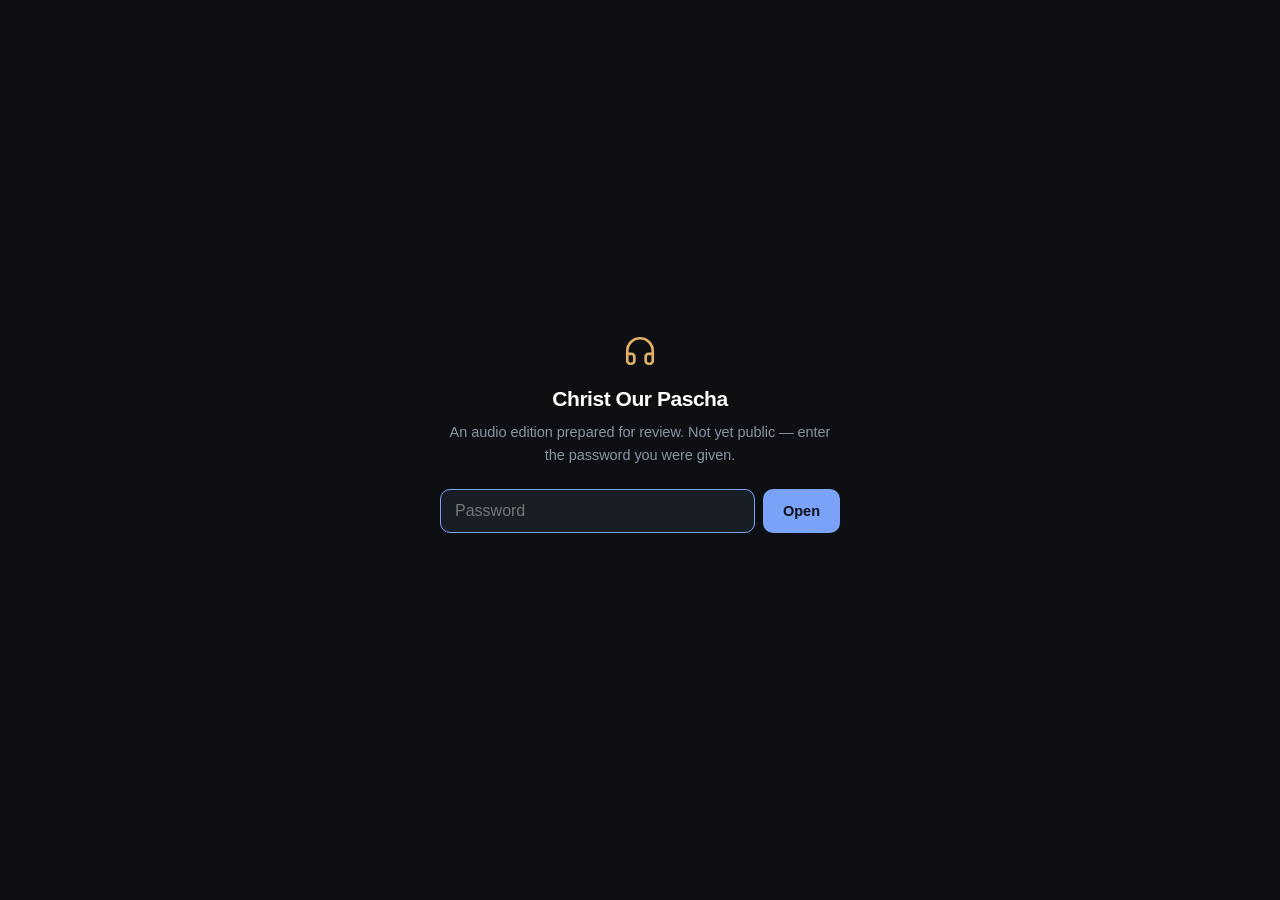
<file: docs/index.html>
<!doctype html><html><head><meta charset="utf-8">
<meta name="viewport" content="width=device-width,initial-scale=1,viewport-fit=cover">
<meta name="theme-color" content="#13161c"><meta name="robots" content="noindex,nofollow">
<title>Christ Our Pascha — Listen</title>
<link rel="manifest" href="manifest.webmanifest">
<link rel="apple-touch-icon" href="icons/apple-touch-icon.png">
<meta name="apple-mobile-web-app-capable" content="yes">
<meta name="apple-mobile-web-app-status-bar-style" content="black-translucent">
<meta name="apple-mobile-web-app-title" content="Christ Our Pascha">
<link rel="stylesheet" href="style.css"></head><body class="reader">
<nav class="nav">
<span class="brand"><svg class="ic" xmlns="http://www.w3.org/2000/svg" viewBox="0 0 24 24" fill="none" stroke="currentColor" stroke-width="2" stroke-linecap="round" stroke-linejoin="round" > <path d="M2 10v3" /> <path d="M6 6v11" /> <path d="M10 3v18" /> <path d="M14 8v7" /> <path d="M18 5v13" /> <path d="M22 10v3" /> </svg> Christ Our Pascha</span>
<a href="index.html" class="on"><svg class="ic" xmlns="http://www.w3.org/2000/svg" viewBox="0 0 24 24" fill="none" stroke="currentColor" stroke-width="2" stroke-linecap="round" stroke-linejoin="round" > <path d="M3 14h3a2 2 0 0 1 2 2v3a2 2 0 0 1-2 2H5a2 2 0 0 1-2-2v-7a9 9 0 0 1 18 0v7a2 2 0 0 1-2 2h-1a2 2 0 0 1-2-2v-3a2 2 0 0 1 2-2h3" /> </svg><span>Listen</span></a>
<a href="subscribe.html"><svg class="ic" xmlns="http://www.w3.org/2000/svg" viewBox="0 0 24 24" fill="none" stroke="currentColor" stroke-width="2" stroke-linecap="round" stroke-linejoin="round" > <path d="M4 11a9 9 0 0 1 9 9" /> <path d="M4 4a16 16 0 0 1 16 16" /> <circle cx="5" cy="19" r="1" /> </svg><span>Subscribe</span></a>
<a href="about.html"><svg class="ic" xmlns="http://www.w3.org/2000/svg" viewBox="0 0 24 24" fill="none" stroke="currentColor" stroke-width="2" stroke-linecap="round" stroke-linejoin="round" > <circle cx="12" cy="12" r="10" /> <path d="M12 16v-4" /> <path d="M12 8h.01" /> </svg><span>About</span></a>
</nav>
<div id="scrim"></div>
<div id="side">
 <div id="sideHead">
   <div class="tabs">
     <button class="tab on" data-t="chaps">Contents</button>
     <button class="tab" data-t="hist">History</button>
   </div>
   <button id="closeCh"><svg class="ic" xmlns="http://www.w3.org/2000/svg" viewBox="0 0 24 24" fill="none" stroke="currentColor" stroke-width="2" stroke-linecap="round" stroke-linejoin="round" > <path d="M18 6 6 18" /> <path d="m6 6 12 12" /> </svg></button></div>
 <div id="chaps"></div>
 <div id="hist" hidden>
   <div id="histEmpty">Nothing yet. Places you listen to will appear here so
     you can come back to them.</div>
   <div id="histList"></div>
   <button id="histClear" hidden>Clear history</button>
 </div></div>
<div id="main">
 <div id="bar">
   <button class="iconbtn" id="burger" aria-label="Contents"><svg class="ic" xmlns="http://www.w3.org/2000/svg" viewBox="0 0 24 24" fill="none" stroke="currentColor" stroke-width="2" stroke-linecap="round" stroke-linejoin="round" > <path d="M4 5h16" /> <path d="M4 12h16" /> <path d="M4 19h16" /> </svg></button>
   <div class="searchwrap"><svg class="ic" xmlns="http://www.w3.org/2000/svg" viewBox="0 0 24 24" fill="none" stroke="currentColor" stroke-width="2" stroke-linecap="round" stroke-linejoin="round" > <path d="m21 21-4.34-4.34" /> <circle cx="11" cy="11" r="8" /> </svg>
     <input type="search" id="q" placeholder="Search the text…"></div>
   <button class="iconbtn" id="link" title="Copy a link to this moment">
     <svg class="ic" xmlns="http://www.w3.org/2000/svg" viewBox="0 0 24 24" fill="none" stroke="currentColor" stroke-width="2" stroke-linecap="round" stroke-linejoin="round" > <path d="M9 17H7A5 5 0 0 1 7 7h2" /> <path d="M15 7h2a5 5 0 1 1 0 10h-2" /> <line x1="8" x2="16" y1="12" y2="12" /> </svg><span>Copy link</span></button>
 </div>
 <div id="warn" style="display:none"></div>
 <div id="txt"><div class="inner"></div></div>
</div>
<div id="player">
  <div id="np"><img id="art" src="cover.jpg" alt="">
    <div id="npText"><div id="npTitle">&nbsp;</div>
      <div id="npSub">Christ Our Pascha</div></div></div>
  <div id="mid">
    <div id="ctrls">
      <button class="tb" id="prev" title="Previous section"><svg class="ic" xmlns="http://www.w3.org/2000/svg" viewBox="0 0 24 24" fill="none" stroke="currentColor" stroke-width="2" stroke-linecap="round" stroke-linejoin="round" > <path d="M17.971 4.285A2 2 0 0 1 21 6v12a2 2 0 0 1-3.029 1.715l-9.997-5.998a2 2 0 0 1-.003-3.432z" /> <path d="M3 20V4" /> </svg></button>
      <button class="tb skip" id="b15" title="Back 15 seconds"><svg class="ic" xmlns="http://www.w3.org/2000/svg" viewBox="0 0 24 24" fill="none" stroke="currentColor" stroke-width="2" stroke-linecap="round" stroke-linejoin="round" > <path d="M3 12a9 9 0 1 0 9-9 9.75 9.75 0 0 0-6.74 2.74L3 8" /> <path d="M3 3v5h5" /> </svg><span class="lbl">15</span></button>
      <button class="tb" id="play" title="Play"><svg class="ic" xmlns="http://www.w3.org/2000/svg" viewBox="0 0 24 24" fill="none" stroke="currentColor" stroke-width="2" stroke-linecap="round" stroke-linejoin="round" > <path d="M5 5a2 2 0 0 1 3.008-1.728l11.997 6.998a2 2 0 0 1 .003 3.458l-12 7A2 2 0 0 1 5 19z" /> </svg></button>
      <button class="tb skip" id="f15" title="Forward 15 seconds"><svg class="ic" xmlns="http://www.w3.org/2000/svg" viewBox="0 0 24 24" fill="none" stroke="currentColor" stroke-width="2" stroke-linecap="round" stroke-linejoin="round" > <path d="M21 12a9 9 0 1 1-9-9c2.52 0 4.93 1 6.74 2.74L21 8" /> <path d="M21 3v5h-5" /> </svg><span class="lbl">15</span></button>
      <button class="tb" id="next" title="Next section"><svg class="ic" xmlns="http://www.w3.org/2000/svg" viewBox="0 0 24 24" fill="none" stroke="currentColor" stroke-width="2" stroke-linecap="round" stroke-linejoin="round" > <path d="M21 4v16" /> <path d="M6.029 4.285A2 2 0 0 0 3 6v12a2 2 0 0 0 3.029 1.715l9.997-5.998a2 2 0 0 0 .003-3.432z" /> </svg></button>
    </div>
    <div id="seekRow"><span class="tm" id="cur">0:00:00</span>
      <input type="range" id="seek" min="0" max="1000" value="0" aria-label="Seek">
      <span class="tm r" id="tot">0:00:00</span></div>
  </div>
  <div id="right"><button id="spd">1&times;</button></div>
</div>
<div id="toast"></div>
<audio id="a" preload="metadata"></audio>
<div id="gate"><div class="gatebox">
 <svg class="ic" xmlns="http://www.w3.org/2000/svg" viewBox="0 0 24 24" fill="none" stroke="currentColor" stroke-width="2" stroke-linecap="round" stroke-linejoin="round" > <path d="M3 14h3a2 2 0 0 1 2 2v3a2 2 0 0 1-2 2H5a2 2 0 0 1-2-2v-7a9 9 0 0 1 18 0v7a2 2 0 0 1-2 2h-1a2 2 0 0 1-2-2v-3a2 2 0 0 1 2-2h3" /> </svg>
 <h1>Christ Our Pascha</h1>
 <p>An audio edition prepared for review. Not yet public — enter the
 password you were given.</p>
 <div class="gaterow">
  <input type="password" id="pw" placeholder="Password" autocomplete="current-password">
  <button id="go">Open</button>
 </div>
 <div id="gerr"></div>
</div></div>
<script>
const GK='pascha_pw';
async function unlock(pw){
 const buf=await (await fetch('data.enc',{cache:'no-store'})).arrayBuffer();
 const b=new Uint8Array(buf);
 if(String.fromCharCode.apply(null,b.slice(0,5))!=='PSCH1')throw new Error('payload');
 const salt=b.slice(5,21), iv=b.slice(21,33), ct=b.slice(33);
 const km=await crypto.subtle.importKey('raw',new TextEncoder().encode(pw),
   'PBKDF2',false,['deriveKey']);
 const key=await crypto.subtle.deriveKey(
   {name:'PBKDF2',salt:salt,iterations:200000,hash:'SHA-256'},km,
   {name:'AES-GCM',length:256},false,['decrypt']);
 const packed=await crypto.subtle.decrypt({name:'AES-GCM',iv:iv},key,ct);
 const txt=await new Response(new Blob([packed]).stream()
   .pipeThrough(new DecompressionStream('gzip'))).text();
 return JSON.parse(txt);
}
function gateStart(onData){
 const g=document.getElementById('gate'), err=document.getElementById('gerr');
 const tryPw=async(pw,quiet)=>{
  try{ err.textContent=quiet?'':'Checking…';
       const d=await unlock(pw);
       localStorage.setItem(GK,pw); g.remove(); onData(d); return true }
  catch(e){ if(!quiet)err.textContent='That password did not work.';
            localStorage.removeItem(GK); return false }
 };
 const saved=localStorage.getItem(GK);
 if(saved) tryPw(saved,true).then(ok=>{ if(!ok) document.getElementById('pw').focus() });
 else setTimeout(()=>document.getElementById('pw').focus(),80);
 document.getElementById('go').onclick=()=>tryPw(document.getElementById('pw').value,false);
 document.getElementById('pw').addEventListener('keydown',e=>{
   if(e.key==='Enter')tryPw(e.target.value,false)});
}
</script>
<script>
const $=i=>document.getElementById(i), A=$('a'), T=$('txt'), INNER=T.firstElementChild;
let D=null, cur=-1, els=[], trk=-1, seeking=false, TOTAL=0;
const fmt=s=>{s=Math.max(0,s|0);return (s/3600|0)+':'+String(s%3600/60|0).padStart(2,'0')+':'+String(s%60).padStart(2,'0')};
const esc=s=>s.replace(/[&<>]/g,m=>({'&':'&amp;','<':'&lt;','>':'&gt;'}[m]));
function toast(m){const t=$('toast');t.textContent=m;t.classList.add('show');
 clearTimeout(t._h);t._h=setTimeout(()=>t.classList.remove('show'),1700)}
gateStart(d=>{D=d;init()});
function init(){
 TOTAL=D.tr.reduce((a,t)=>a+t.d,0); $('tot').textContent=fmt(TOTAL);
 let lastPara=null;
 D.c.forEach((c,i)=>{const d=document.createElement('div');
  d.className='p '+c[3];
  const showNum=c[2]&&c[2]!==lastPara; if(c[2])lastPara=c[2];
  let tx=esc(c[4]); if(showNum)tx=tx.replace(new RegExp('^'+c[2]+'\.\s*'),'');
  d.innerHTML=(showNum?'<span class="num">'+c[2]+'</span>':'')+tx;
  d.onclick=()=>seekGlobal(c[0],true); INNER.appendChild(d); els.push(d)});
 const CH=$('chaps');
 D.ch.forEach(c=>{const d=document.createElement('div');
  d.className='ch l'+(c.l||0); d.dataset.c=c.i; d.textContent=c.t;
  d.onclick=()=>{seekGlobal(c.s,true);document.body.classList.remove('nav')};
  CH.appendChild(d)});
 hRender();
 if(!applyHash()){
  const o=hLoad();
  if(o.last && o.last.t>20){ seekGlobal(o.last.t,false);
   setTimeout(function(){toast('Resumed at '+fmt(o.last.t)+' — '+o.last.ch)},700) }
  else loadTrack(0,0,false);
 }
}
function trackAt(t){let f=D.tr[0];for(const x of D.tr){if(x.s<=t)f=x;else break}return f}
function chapterAt(t){let f=D.ch[0];for(const c of D.ch){if(c.s<=t)f=c;else break}return f}
function loadTrack(i,off,play){
 if(i!==trk){trk=i;A.src='audio/'+D.tr[i].f}
 const go=()=>{A.currentTime=Math.max(0,off);if(play)A.play()};
 if(A.readyState>=1)go(); else A.addEventListener('loadedmetadata',go,{once:true});
}
function seekGlobal(t,play){const x=trackAt(t);loadTrack(D.tr.indexOf(x),t-x.s,play!==false)}
function globalTime(){return trk<0?0:D.tr[trk].s+(A.currentTime||0)}
A.addEventListener('ended',()=>{if(trk<D.tr.length-1)loadTrack(trk+1,0,true)});
const IPLAY="<svg class=\"ic\" xmlns=\"http://www.w3.org/2000/svg\" viewBox=\"0 0 24 24\" fill=\"none\" stroke=\"currentColor\" stroke-width=\"2\" stroke-linecap=\"round\" stroke-linejoin=\"round\" > <path d=\"M5 5a2 2 0 0 1 3.008-1.728l11.997 6.998a2 2 0 0 1 .003 3.458l-12 7A2 2 0 0 1 5 19z\" /> </svg>", IPAUSE="<svg class=\"ic\" xmlns=\"http://www.w3.org/2000/svg\" viewBox=\"0 0 24 24\" fill=\"none\" stroke=\"currentColor\" stroke-width=\"2\" stroke-linecap=\"round\" stroke-linejoin=\"round\" > <rect x=\"14\" y=\"3\" width=\"5\" height=\"18\" rx=\"1\" /> <rect x=\"5\" y=\"3\" width=\"5\" height=\"18\" rx=\"1\" /> </svg>";
$('play').onclick=()=>A.paused?A.play():A.pause();
A.addEventListener('play',()=>$('play').innerHTML=IPAUSE);
A.addEventListener('pause',()=>$('play').innerHTML=IPLAY);
const jump=d=>seekGlobal(Math.max(0,Math.min(TOTAL-1,globalTime()+d)),!A.paused);
$('b15').onclick=()=>jump(-15); $('f15').onclick=()=>jump(15);
$('prev').onclick=()=>{const t=globalTime(),c=chapterAt(t),i=D.ch.indexOf(c);
 seekGlobal((t-c.s>3||i===0)?c.s:D.ch[i-1].s,!A.paused)};
$('next').onclick=()=>{const i=D.ch.indexOf(chapterAt(globalTime()));
 if(i<D.ch.length-1)seekGlobal(D.ch[i+1].s,!A.paused)};
const RS=[1,1.1,1.25,1.5,1.75,2,.85];let ri=0;
$('spd').onclick=()=>{ri=(ri+1)%RS.length;A.playbackRate=RS[ri];$('spd').innerHTML=RS[ri]+'&times;'};
$('seek').addEventListener('input',e=>{seeking=true;
 $('cur').textContent=fmt(e.target.value/1000*TOTAL);
 e.target.style.setProperty('--pct',(e.target.value/10)+'%')});
$('seek').addEventListener('change',e=>{seeking=false;
 seekGlobal(e.target.value/1000*TOTAL,!A.paused)});
let hashT=0;
function sync(){
 if(!D)return; const t=globalTime();
 if(!seeking){const v=t/TOTAL*1000;$('seek').value=v;$('seek').style.setProperty('--pct',(v/10)+'%')}
 $('cur').textContent=fmt(t);
 let lo=0,hi=D.c.length-1,f=-1;
 while(lo<=hi){const m=(lo+hi)>>1;if(D.c[m][0]<=t){f=m;lo=m+1}else hi=m-1}
 if(f!==cur&&f>=0){if(cur>=0)els[cur].classList.remove('on');
  els[f].classList.add('on');cur=f;
  const box=T.getBoundingClientRect(),er=els[f].getBoundingClientRect();
  const tgt=T.scrollTop+(er.top-box.top)-box.height/2+er.height/2;
  T.scrollTo({top:tgt,behavior:Math.abs(tgt-T.scrollTop)>1800?'auto':'smooth'});
  const ci=D.c[f][1];
  [...$('chaps').children].forEach(e=>e.classList.toggle('on',+e.dataset.c===ci));
  const ch=D.ch.find(x=>x.i===ci);
  $('npTitle').textContent=ch?ch.t:'';
  $('npSub').textContent='Christ Our Pascha'+(D.c[f][2]?'  ·  paragraph '+D.c[f][2]:'');
  // lock screen / car display / headphone controls
  if('mediaSession' in navigator && ch){
   navigator.mediaSession.metadata=new MediaMetadata({
    title:ch.t, artist:'Christ Our Pascha',
    album:'Catechism of the Ukrainian Catholic Church',
    artwork:[{src:'icons/icon-192.png',sizes:'192x192',type:'image/png'},
             {src:'icons/icon-512.png',sizes:'512x512',type:'image/png'}]})}}
 if(!A.paused&&Date.now()-hashT>3000){hashT=Date.now();
  history.replaceState(null,'','#t='+Math.round(t))}
}
A.addEventListener('timeupdate',sync);
A.addEventListener('timeupdate',function(){
 // the OS sees one track at a time; report our global position instead
 if('mediaSession' in navigator && navigator.mediaSession.setPositionState && TOTAL){
  try{navigator.mediaSession.setPositionState(
   {duration:TOTAL,playbackRate:A.playbackRate,position:Math.min(globalTime(),TOTAL)})}catch(e){}}
});
A.addEventListener('seeked',sync);
A.addEventListener('loadeddata',sync);
$('q').addEventListener('input',e=>{const v=e.target.value.toLowerCase();let n=0;
 els.forEach((el,i)=>{const hit=v&&D.c[i][4].toLowerCase().includes(v);
  el.classList.toggle('hit',!!hit);if(hit)n++});
 if(v){const k=els.findIndex(el=>el.classList.contains('hit'));
  if(k>=0)els[k].scrollIntoView({block:'center'})}
 $('npSub').textContent=v?n+' matches':'Christ Our Pascha'});
$('link').onclick=()=>{const u=location.origin+location.pathname+'#t='+Math.round(globalTime());
 navigator.clipboard.writeText(u).then(()=>toast('Link copied — opens here'),()=>toast(u))};
function applyHash(){const h=location.hash;
 let m=h.match(/[#&]t=(\d+(?:\.\d+)?)/); if(m){seekGlobal(parseFloat(m[1]),false);return true}
 m=h.match(/[#&]p=(\d+)/);
 if(m){const p=+m[1],c=D.c.find(x=>x[2]===p); if(c){seekGlobal(c[0]+0.25,false);return true}}
 return false}
addEventListener('hashchange',applyHash);
/* ---- listen history (localStorage) ------------------------------------
   Records where you actually listened, so you can get back to a passage
   without remembering its timestamp. Kept per-browser; nothing leaves the
   device. A position only counts once you have stayed with it a while, so
   scrubbing past does not fill the list with noise. */
const HK='pascha_hist_v1', HMAX=40, HMIN_DWELL=25;
let hState={t0:null,acc:0,lastCh:null};
function hLoad(){try{return JSON.parse(localStorage.getItem(HK))||{last:null,hist:[]}}
 catch(e){return {last:null,hist:[]}}}
function hSave(o){try{localStorage.setItem(HK,JSON.stringify(o))}catch(e){}}
function agoStr(ms){const s=(Date.now()-ms)/1000;
 if(s<90)return 'just now';
 if(s<3600)return Math.round(s/60)+' min ago';
 if(s<86400)return Math.round(s/3600)+' h ago';
 const d=Math.round(s/86400); return d===1?'yesterday':d+' days ago'}
function hRecord(t){
 const ci=(D.c[cur]||[])[1], ch=D.ch.find(x=>x.i===ci);
 if(!ch)return;
 const o=hLoad();
 o.last={t:Math.round(t),ch:ch.t,para:(D.c[cur]||[])[2]||0,at:Date.now()};
 const top=o.hist[0];
 // update the open entry while still in the same section; start a new one
 // when the section changes
 if(top && top.ch===ch.t){ top.t=Math.round(t); top.at=Date.now();
   top.para=(D.c[cur]||[])[2]||top.para }
 else{ o.hist.unshift({t:Math.round(t),ch:ch.t,para:(D.c[cur]||[])[2]||0,
       at:Date.now()}); o.hist=o.hist.slice(0,HMAX) }
 hSave(o); hRender();
}
function hRender(){
 const o=hLoad(), L=document.getElementById('histList');
 const empty=document.getElementById('histEmpty'), clr=document.getElementById('histClear');
 L.innerHTML='';
 empty.hidden=o.hist.length>0; clr.hidden=o.hist.length===0;
 o.hist.forEach(function(e){
  const b=document.createElement('button'); b.className='hi';
  b.innerHTML='<b></b><span class="meta"><span class="tt"></span>'
   +(e.para?'<span>¶ '+e.para+'</span>':'')+'<span class="ago"></span></span>';
  b.querySelector('b').textContent=e.ch;
  b.querySelector('.tt').textContent=fmt(e.t);
  b.querySelector('.ago').textContent=agoStr(e.at);
  b.onclick=function(){seekGlobal(e.t,true);document.body.classList.remove('nav')};
  L.appendChild(b)});
}
document.getElementById('histClear').onclick=function(){
 hSave({last:hLoad().last,hist:[]}); hRender()};
[].forEach.call(document.querySelectorAll('.tab'),function(t){
 t.onclick=function(){
  [].forEach.call(document.querySelectorAll('.tab'),function(x){
   x.classList.toggle('on',x===t)});
  document.getElementById('chaps').hidden = t.dataset.t!=='chaps';
  document.getElementById('hist').hidden  = t.dataset.t!=='hist';
  if(t.dataset.t==='hist')hRender()}});
// accumulate dwell time; only commit once you have really been listening here
A.addEventListener('timeupdate',function(){
 if(A.paused||cur<0)return;
 const ci=(D.c[cur]||[])[1];
 if(ci!==hState.lastCh){ hState.lastCh=ci; hState.acc=0; hState.t0=Date.now();
   hRecord(globalTime()); return }
 if(hState.t0===null)hState.t0=Date.now();
 if(Date.now()-hState.t0>HMIN_DWELL*1000){ hState.t0=Date.now();
   hRecord(globalTime()) }
});
A.addEventListener('pause',function(){if(cur>=0)hRecord(globalTime())});
addEventListener('pagehide',function(){if(cur>=0)hRecord(globalTime())});
const navT=on=>document.body.classList.toggle('nav',on);
$('burger').onclick=()=>navT(!document.body.classList.contains('nav'));
$('closeCh').onclick=()=>navT(false); $('scrim').onclick=()=>navT(false);
addEventListener('keydown',e=>{if(e.target.tagName==='INPUT')return;
 if(e.code==='Space'){e.preventDefault();A.paused?A.play():A.pause()}
 if(e.key==='ArrowLeft')jump(-15);if(e.key==='ArrowRight')jump(15)});
if('mediaSession' in navigator){
 navigator.mediaSession.setActionHandler('seekbackward',()=>jump(-15));
 navigator.mediaSession.setActionHandler('seekforward',()=>jump(15));
 navigator.mediaSession.setActionHandler('previoustrack',()=>$('prev').click());
 navigator.mediaSession.setActionHandler('nexttrack',()=>$('next').click())}
</script><script>
if('serviceWorker' in navigator)
 addEventListener('load',function(){navigator.serviceWorker.register('sw.js').catch(function(){})});
</script>
</body></html>
</file>
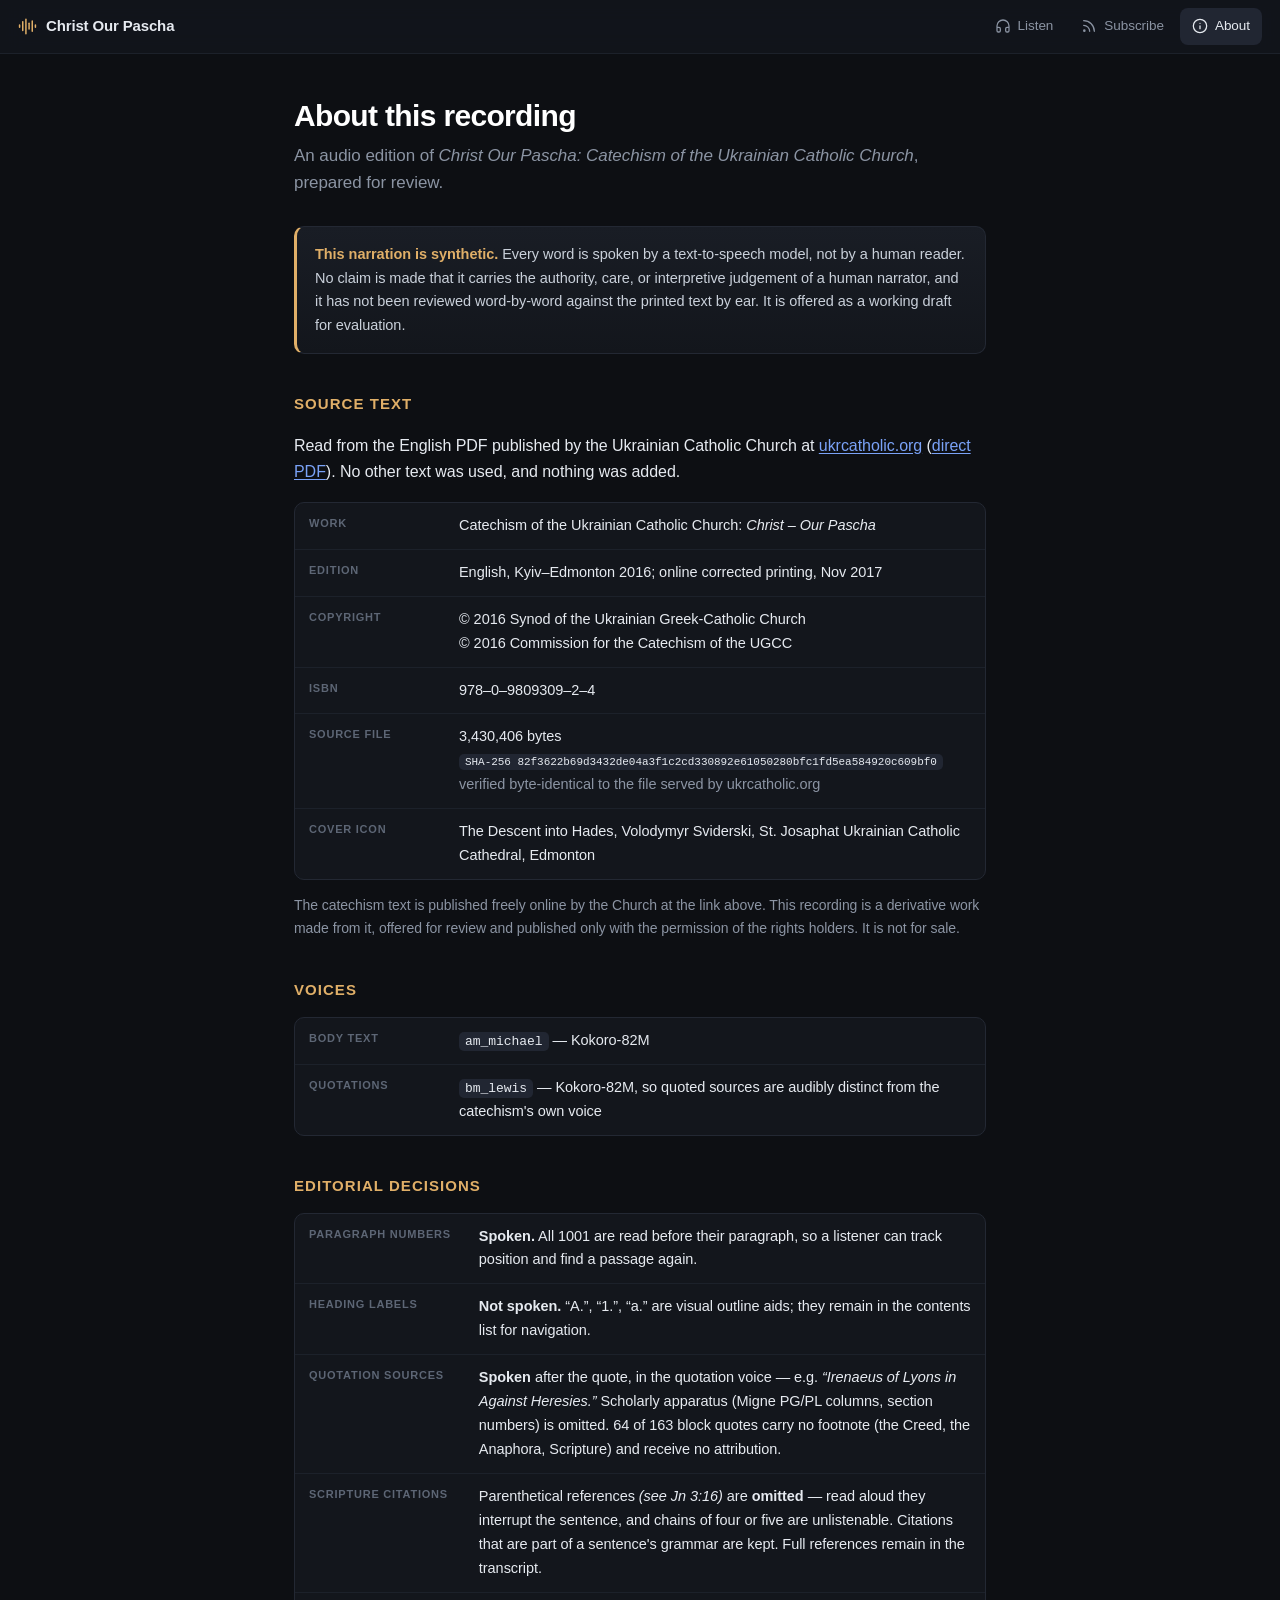
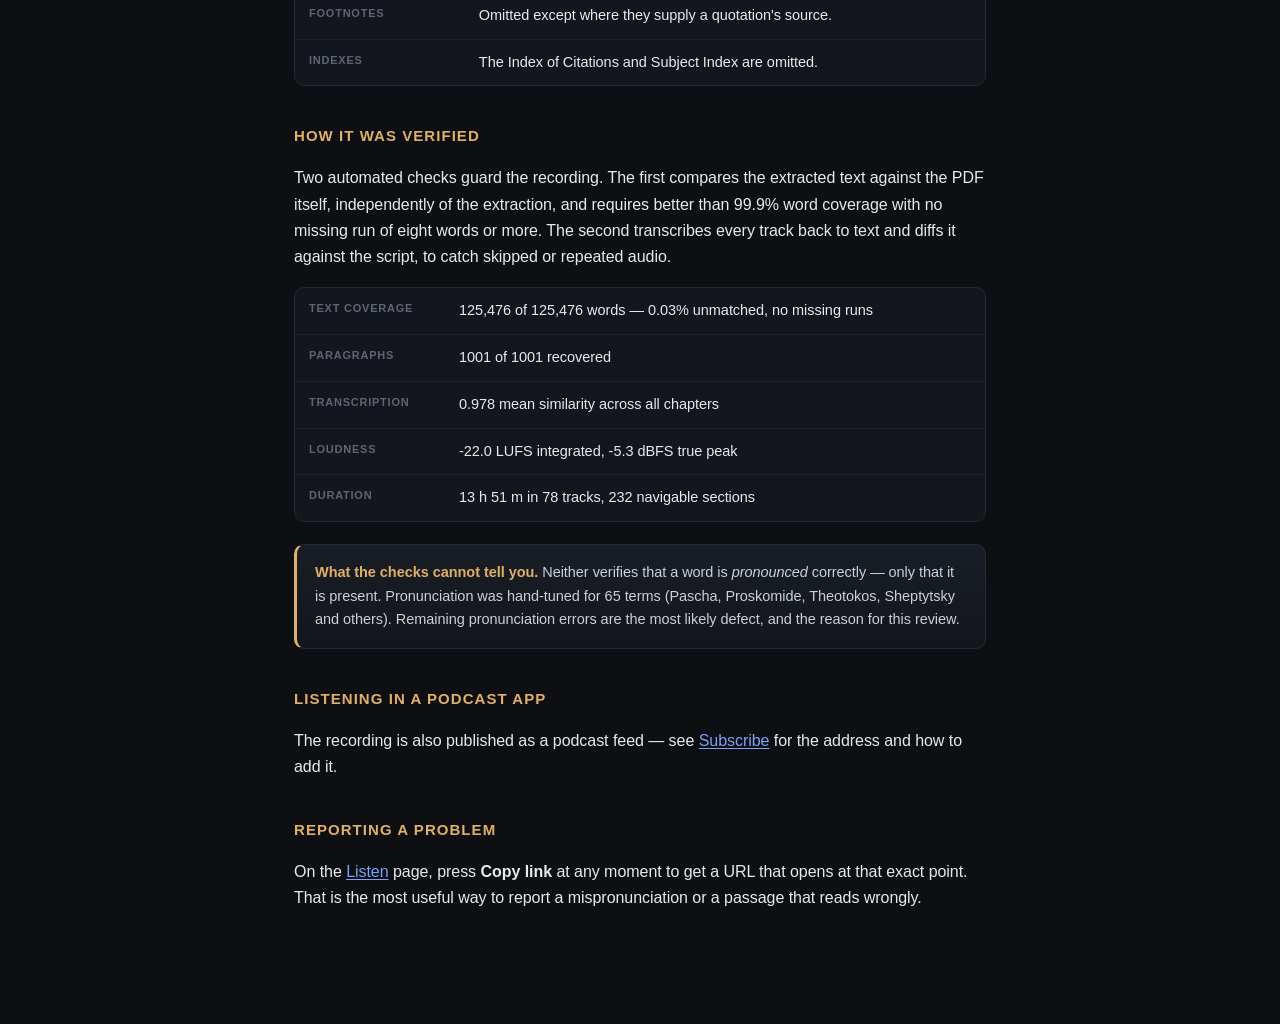
<file: docs/about.html>
<!doctype html><html><head><meta charset="utf-8">
<meta name="viewport" content="width=device-width,initial-scale=1">
<meta name="theme-color" content="#13161c"><meta name="robots" content="noindex,nofollow">
<title>Christ Our Pascha — About this recording</title>
<link rel="manifest" href="manifest.webmanifest">
<link rel="apple-touch-icon" href="icons/apple-touch-icon.png">
<meta name="apple-mobile-web-app-capable" content="yes">
<meta name="apple-mobile-web-app-status-bar-style" content="black-translucent">
<meta name="apple-mobile-web-app-title" content="Christ Our Pascha">
<link rel="stylesheet" href="style.css"></head><body>
<nav class="nav">
<span class="brand"><svg class="ic" xmlns="http://www.w3.org/2000/svg" viewBox="0 0 24 24" fill="none" stroke="currentColor" stroke-width="2" stroke-linecap="round" stroke-linejoin="round" > <path d="M2 10v3" /> <path d="M6 6v11" /> <path d="M10 3v18" /> <path d="M14 8v7" /> <path d="M18 5v13" /> <path d="M22 10v3" /> </svg> Christ Our Pascha</span>
<a href="index.html"><svg class="ic" xmlns="http://www.w3.org/2000/svg" viewBox="0 0 24 24" fill="none" stroke="currentColor" stroke-width="2" stroke-linecap="round" stroke-linejoin="round" > <path d="M3 14h3a2 2 0 0 1 2 2v3a2 2 0 0 1-2 2H5a2 2 0 0 1-2-2v-7a9 9 0 0 1 18 0v7a2 2 0 0 1-2 2h-1a2 2 0 0 1-2-2v-3a2 2 0 0 1 2-2h3" /> </svg><span>Listen</span></a>
<a href="subscribe.html"><svg class="ic" xmlns="http://www.w3.org/2000/svg" viewBox="0 0 24 24" fill="none" stroke="currentColor" stroke-width="2" stroke-linecap="round" stroke-linejoin="round" > <path d="M4 11a9 9 0 0 1 9 9" /> <path d="M4 4a16 16 0 0 1 16 16" /> <circle cx="5" cy="19" r="1" /> </svg><span>Subscribe</span></a>
<a href="about.html" class="on"><svg class="ic" xmlns="http://www.w3.org/2000/svg" viewBox="0 0 24 24" fill="none" stroke="currentColor" stroke-width="2" stroke-linecap="round" stroke-linejoin="round" > <circle cx="12" cy="12" r="10" /> <path d="M12 16v-4" /> <path d="M12 8h.01" /> </svg><span>About</span></a>
</nav>
<div class="wrap">
<h1>About this recording</h1>
<p class="lede">An audio edition of <em>Christ Our Pascha: Catechism of the
Ukrainian Catholic Church</em>, prepared for review.</p>

<div class="note"><strong>This narration is synthetic.</strong> Every word is
spoken by a text-to-speech model, not by a human reader. No claim is made that
it carries the authority, care, or interpretive judgement of a human narrator,
and it has not been reviewed word-by-word against the printed text by ear.
It is offered as a working draft for evaluation.</div>

<h2>Source text</h2>
<p>Read from the English PDF published by the Ukrainian Catholic Church at
<a href="https://ukrcatholic.org/our-faith/our-spirituality/catechism-of-the-ukrainian-catholic-church">ukrcatholic.org</a>
(<a href="https://ukrcatholic.org/fileadmin/user_upload/PDFs/Our_Faith/Christ-our-Pascha-Catechism-of-the-Ukrainian-Catholic-Church-by-Comission-for-the-Catehism-z-lib.org_.pdf">direct
PDF</a>). No other text was used, and nothing was added.</p>
<table>
<tr><th>Work</th><td>Catechism of the Ukrainian Catholic Church: <em>Christ – Our Pascha</em></td></tr>
<tr><th>Edition</th><td>English, Kyiv–Edmonton 2016; online corrected printing, Nov 2017</td></tr>
<tr><th>Copyright</th><td>© 2016 Synod of the Ukrainian Greek-Catholic Church<br>
© 2016 Commission for the Catechism of the UGCC</td></tr>
<tr><th>ISBN</th><td>978–0–9809309–2–4</td></tr>
<tr><th>Source file</th><td>3,430,406 bytes<br>
<code style="font-size:11px">SHA-256 82f3622b69d3432de04a3f1c2cd330892e61050280bfc1fd5ea584920c609bf0</code><br>
<span style="color:var(--muted)">verified byte-identical to the file served by
ukrcatholic.org</span></td></tr>
<tr><th>Cover icon</th><td>The Descent into Hades, Volodymyr Sviderski,
St. Josaphat Ukrainian Catholic Cathedral, Edmonton</td></tr>
</table>
<p style="font-size:14px;color:var(--muted)">The catechism text is published
freely online by the Church at the link above. This recording is a derivative
work made from it, offered for review and published only with the permission of
the rights holders. It is not for sale.</p>

<h2>Voices</h2>
<table>
<tr><th>Body text</th><td><code>am_michael</code> — Kokoro-82M</td></tr>
<tr><th>Quotations</th><td><code>bm_lewis</code> — Kokoro-82M, so quoted
sources are audibly distinct from the catechism's own voice</td></tr>
</table>

<h2>Editorial decisions</h2>
<table>
<tr><th>Paragraph numbers</th><td><strong>Spoken.</strong> All 1001 are read
before their paragraph, so a listener can track position and find a passage
again.</td></tr>
<tr><th>Heading labels</th><td><strong>Not spoken.</strong> “A.”,
“1.”, “a.” are visual outline aids; they remain in the
contents list for navigation.</td></tr>
<tr><th>Quotation sources</th><td><strong>Spoken</strong> after the quote, in
the quotation voice — e.g. <em>“Irenaeus of Lyons in Against
Heresies.”</em> Scholarly apparatus (Migne PG/PL columns, section numbers)
is omitted. 64 of 163 block quotes carry no footnote (the Creed, the Anaphora,
Scripture) and receive no attribution.</td></tr>
<tr><th>Scripture citations</th><td>Parenthetical references
<em>(see Jn 3:16)</em> are <strong>omitted</strong> — read aloud they
interrupt the sentence, and chains of four or five are unlistenable. Citations
that are part of a sentence's grammar are kept. Full references remain in the
transcript.</td></tr>
<tr><th>Footnotes</th><td>Omitted except where they supply a quotation's source.</td></tr>
<tr><th>Indexes</th><td>The Index of Citations and Subject Index are omitted.</td></tr>
</table>

<h2>How it was verified</h2>
<p>Two automated checks guard the recording. The first compares the extracted
text against the PDF itself, independently of the extraction, and requires
better than 99.9% word coverage with no missing run of eight words or more.
The second transcribes every track back to text and diffs it against the
script, to catch skipped or repeated audio.</p>
<table>
<tr><th>Text coverage</th><td>125,476 of 125,476 words — 0.03% unmatched,
no missing runs</td></tr>
<tr><th>Paragraphs</th><td>1001 of 1001 recovered</td></tr>
<tr><th>Transcription</th><td>0.978 mean similarity across all chapters</td></tr>
<tr><th>Loudness</th><td>-22.0 LUFS integrated, -5.3 dBFS true peak</td></tr>
<tr><th>Duration</th><td>13 h 51 m in 78 tracks, 232 navigable sections</td></tr>
</table>
<div class="note"><strong>What the checks cannot tell you.</strong> Neither
verifies that a word is <em>pronounced</em> correctly — only that it is
present. Pronunciation was hand-tuned for 65 terms (Pascha, Proskomide,
Theotokos, Sheptytsky and others). Remaining pronunciation errors are the most
likely defect, and the reason for this review.</div>

<h2>Listening in a podcast app</h2>
<p>The recording is also published as a podcast feed — see
<a href="subscribe.html">Subscribe</a> for the address and how to add it.</p>

<h2>Reporting a problem</h2>
<p>On the <a href="index.html">Listen</a> page, press <strong>Copy link</strong>
at any moment to get a URL that opens at that exact point. That is the most
useful way to report a mispronunciation or a passage that reads wrongly.</p>

</div><script>
if('serviceWorker' in navigator)
 addEventListener('load',function(){navigator.serviceWorker.register('sw.js').catch(function(){})});
</script>
</body></html>
</file>
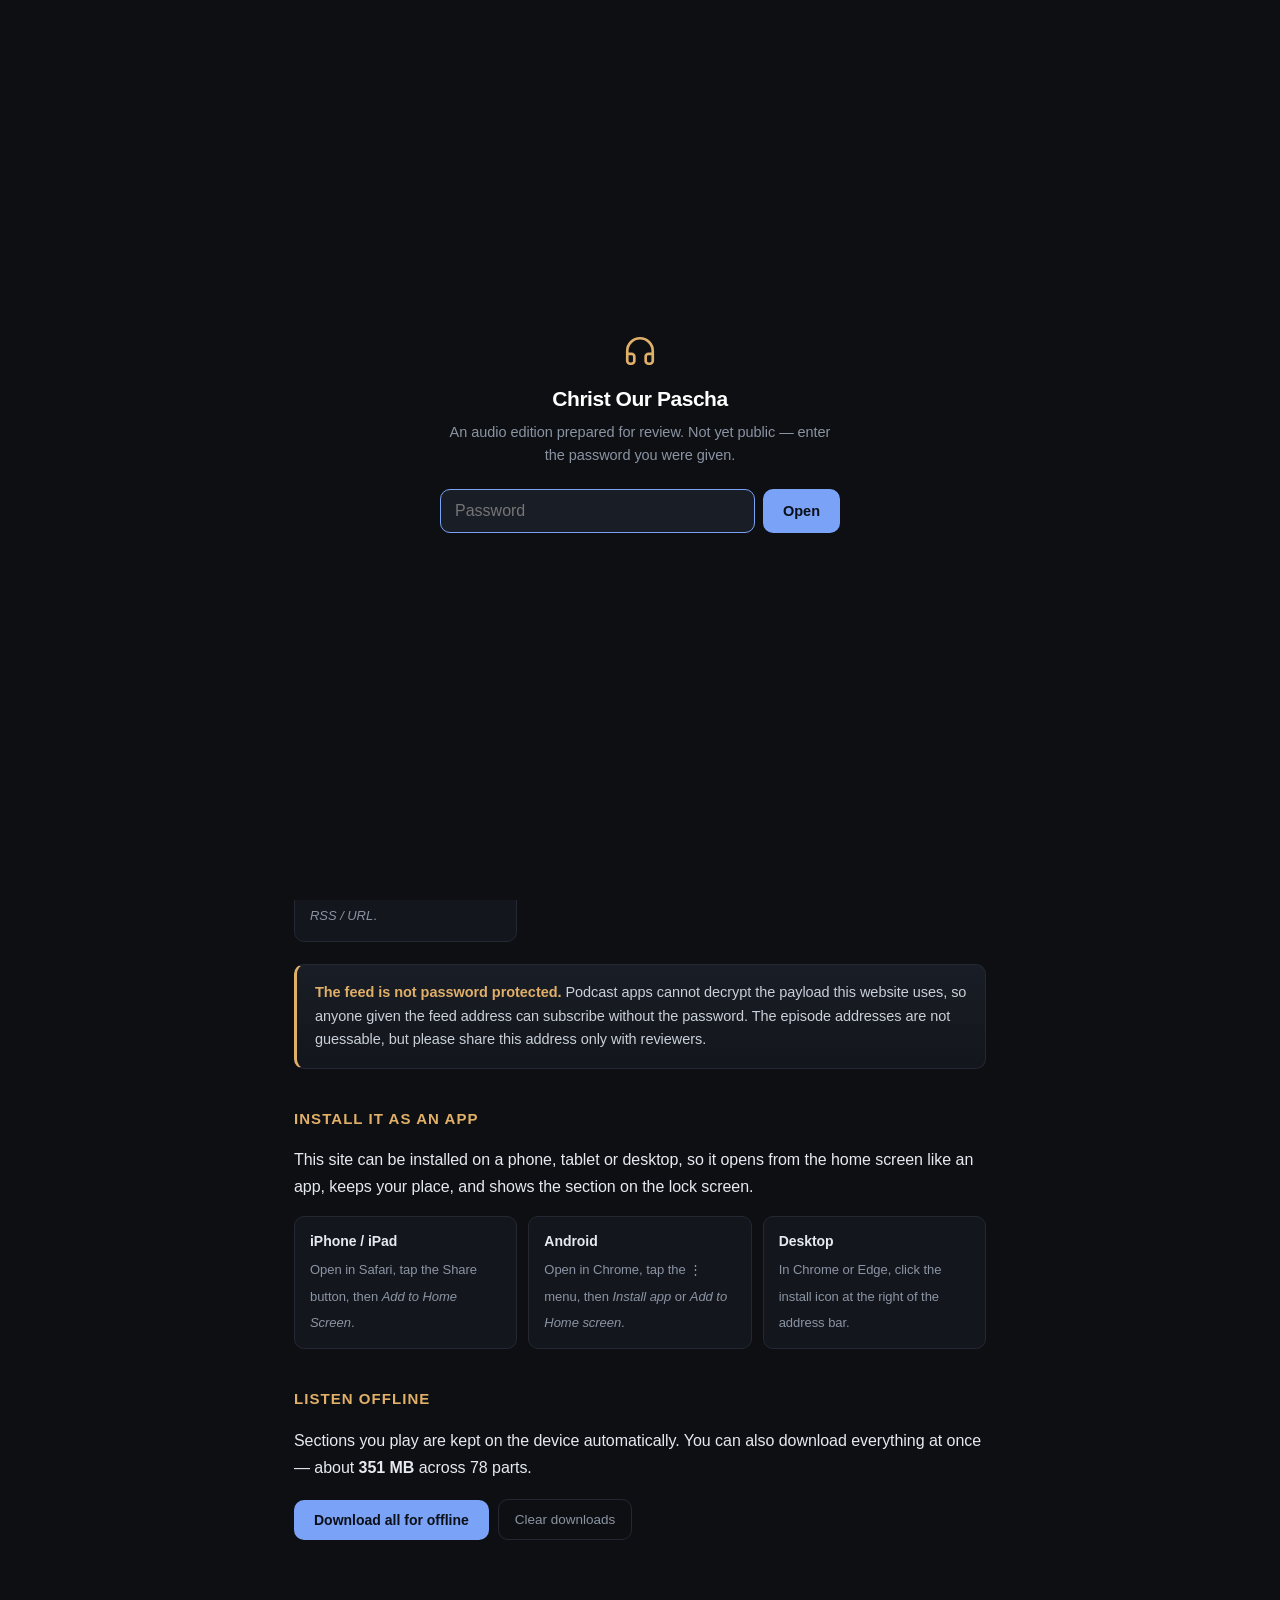
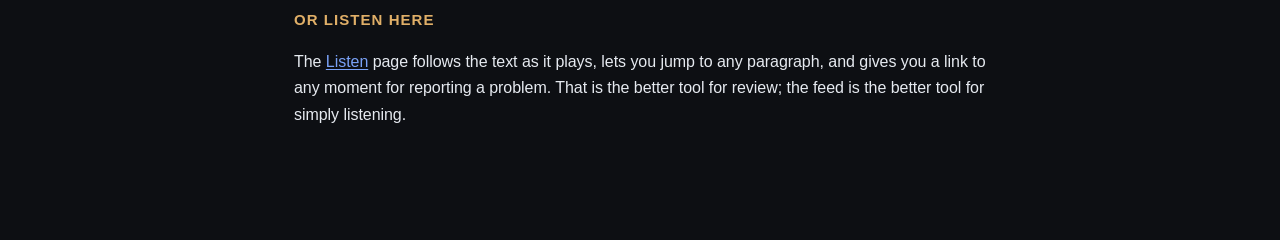
<file: docs/subscribe.html>
<!doctype html><html><head><meta charset="utf-8">
<meta name="viewport" content="width=device-width,initial-scale=1">
<meta name="theme-color" content="#13161c"><meta name="robots" content="noindex,nofollow">
<title>Christ Our Pascha — Subscribe</title>
<link rel="manifest" href="manifest.webmanifest">
<link rel="apple-touch-icon" href="icons/apple-touch-icon.png">
<meta name="apple-mobile-web-app-capable" content="yes">
<meta name="apple-mobile-web-app-status-bar-style" content="black-translucent">
<meta name="apple-mobile-web-app-title" content="Christ Our Pascha">
<link rel="stylesheet" href="style.css">
<style>
.urlbox{display:flex;gap:9px;align-items:stretch;margin:18px 0 8px}
#feedurl{flex:1;min-width:0;background:var(--surface-2);border:1px solid var(--border);
 color:var(--text);padding:13px 15px;border-radius:var(--radius);
 font-family:ui-monospace,SFMono-Regular,Menlo,monospace;font-size:13.5px;
 overflow-x:auto;white-space:nowrap;user-select:all;display:flex;align-items:center}
#copy{background:var(--accent);color:#0b0f17;border:0;border-radius:var(--radius);
 padding:0 20px;font-size:14px;font-weight:620;cursor:pointer;display:flex;
 align-items:center;gap:8px;white-space:nowrap;transition:filter .14s}
#copy:hover{filter:brightness(1.08)}
#copy.done{background:var(--mint)}
.steps{counter-reset:s;list-style:none;padding:0;margin:14px 0}
.steps li{counter-increment:s;position:relative;padding:0 0 0 38px;margin:0 0 15px;
 color:#c9d0da;font-size:15px;line-height:1.6}
.steps li::before{content:counter(s);position:absolute;left:0;top:1px;width:25px;
 height:25px;border-radius:50%;background:var(--surface-3);color:var(--accent);
 font-size:12.5px;font-weight:700;display:flex;align-items:center;justify-content:center}
.apps{display:grid;grid-template-columns:repeat(auto-fit,minmax(210px,1fr));gap:11px;
 margin:14px 0}
.app{background:var(--surface);border:1px solid var(--border);border-radius:var(--radius);
 padding:13px 15px}
.app b{display:block;color:var(--text);font-size:14px;margin-bottom:3px;font-weight:620}
.app span{color:var(--muted);font-size:13px;line-height:1.5}
</style></head><body>
<nav class="nav">
<span class="brand"><svg class="ic" xmlns="http://www.w3.org/2000/svg" viewBox="0 0 24 24" fill="none" stroke="currentColor" stroke-width="2" stroke-linecap="round" stroke-linejoin="round" > <path d="M2 10v3" /> <path d="M6 6v11" /> <path d="M10 3v18" /> <path d="M14 8v7" /> <path d="M18 5v13" /> <path d="M22 10v3" /> </svg> Christ Our Pascha</span>
<a href="index.html"><svg class="ic" xmlns="http://www.w3.org/2000/svg" viewBox="0 0 24 24" fill="none" stroke="currentColor" stroke-width="2" stroke-linecap="round" stroke-linejoin="round" > <path d="M3 14h3a2 2 0 0 1 2 2v3a2 2 0 0 1-2 2H5a2 2 0 0 1-2-2v-7a9 9 0 0 1 18 0v7a2 2 0 0 1-2 2h-1a2 2 0 0 1-2-2v-3a2 2 0 0 1 2-2h3" /> </svg><span>Listen</span></a>
<a href="subscribe.html" class="on"><svg class="ic" xmlns="http://www.w3.org/2000/svg" viewBox="0 0 24 24" fill="none" stroke="currentColor" stroke-width="2" stroke-linecap="round" stroke-linejoin="round" > <path d="M4 11a9 9 0 0 1 9 9" /> <path d="M4 4a16 16 0 0 1 16 16" /> <circle cx="5" cy="19" r="1" /> </svg><span>Subscribe</span></a>
<a href="about.html"><svg class="ic" xmlns="http://www.w3.org/2000/svg" viewBox="0 0 24 24" fill="none" stroke="currentColor" stroke-width="2" stroke-linecap="round" stroke-linejoin="round" > <circle cx="12" cy="12" r="10" /> <path d="M12 16v-4" /> <path d="M12 8h.01" /> </svg><span>About</span></a>
</nav>
<div class="wrap">
<h1>Listen in a podcast app</h1>
<p class="lede">The recording is published as a podcast feed. Podcast apps
handle offline download, resuming where you left off, and playback speed
better than any web page — and you can listen in the car or with the
screen off.</p>

<h2>Feed address</h2>
<div class="urlbox">
 <div id="feedurl">https://crusadesoft.com/christ-our-pascha-audio/feed.xml</div>
 <button id="copy"><svg class="ic" xmlns="http://www.w3.org/2000/svg" viewBox="0 0 24 24" fill="none" stroke="currentColor" stroke-width="2" stroke-linecap="round" stroke-linejoin="round" > <path d="M9 17H7A5 5 0 0 1 7 7h2" /> <path d="M15 7h2a5 5 0 1 1 0 10h-2" /> <line x1="8" x2="16" y1="12" y2="12" /> </svg><span id="cl">Copy</span></button>
</div>
<p style="font-size:13.5px;color:var(--muted);margin:0">Copy this, then add it
in your podcast app as described below.</p>

<h2>How to add it</h2>
<ol class="steps">
<li>Copy the feed address above.</li>
<li>Open your podcast app and find the option to add a show by URL. It is
usually under a <em>+</em> button, or in Search, or in Settings — the exact
wording differs by app (see below).</li>
<li>Paste the address and confirm. All 78 parts will appear as episodes,
in order, oldest first.</li>
<li>Play from the first episode. Most apps let you download everything for
offline listening.</li>
</ol>

<div class="apps">
<div class="app"><b>Apple Podcasts</b><span>Library → the … menu
→ <em>Add a Show by URL</em>. On iPhone, tap Library then the … at
the top right.</span></div>
<div class="app"><b>Overcast</b><span>The <em>+</em> at the top right →
<em>Add URL</em> at the bottom of the screen.</span></div>
<div class="app"><b>Pocket Casts</b><span>Profile → the gear icon
→ <em>Add Podcast by URL</em>. Also under Discover on some versions.</span></div>
<div class="app"><b>Podcast Addict / AntennaPod</b><span>The <em>+</em> button
→ <em>Add podcast by RSS / URL</em>.</span></div>
</div>

<div class="note"><strong>The feed is not password protected.</strong> Podcast
apps cannot decrypt the payload this website uses, so anyone given the feed
address can subscribe without the password. The episode addresses are not
guessable, but please share this address only with reviewers.</div>

<h2>Install it as an app</h2>
<p>This site can be installed on a phone, tablet or desktop, so it opens from
the home screen like an app, keeps your place, and shows the section on the
lock screen.</p>
<div class="apps">
<div class="app"><b>iPhone / iPad</b><span>Open in Safari, tap the Share
button, then <em>Add to Home Screen</em>.</span></div>
<div class="app"><b>Android</b><span>Open in Chrome, tap the ⋮ menu, then
<em>Install app</em> or <em>Add to Home screen</em>.</span></div>
<div class="app"><b>Desktop</b><span>In Chrome or Edge, click the install icon
at the right of the address bar.</span></div>
</div>
<p id="installWrap" hidden style="margin-top:14px">
 <button id="install" class="btn-primary">Install now</button></p>

<h2>Listen offline</h2>
<p>Sections you play are kept on the device automatically. You can also
download everything at once — about <strong>351 MB</strong> across
78 parts.</p>
<div class="urlbox" style="align-items:center">
 <button id="dl" class="btn-primary">Download all for offline</button>
 <button id="dlClear" class="btn-quiet">Clear downloads</button>
</div>
<div id="dlStat" style="font-size:13.5px;color:var(--muted);margin-top:6px">&nbsp;</div>

<h2>Or listen here</h2>
<p>The <a href="index.html">Listen</a> page follows the text as it plays, lets
you jump to any paragraph, and gives you a link to any moment for reporting a
problem. That is the better tool for review; the feed is the better tool for
simply listening.</p>
</div>
<div id="gate"><div class="gatebox">
 <svg class="ic" xmlns="http://www.w3.org/2000/svg" viewBox="0 0 24 24" fill="none" stroke="currentColor" stroke-width="2" stroke-linecap="round" stroke-linejoin="round" > <path d="M3 14h3a2 2 0 0 1 2 2v3a2 2 0 0 1-2 2H5a2 2 0 0 1-2-2v-7a9 9 0 0 1 18 0v7a2 2 0 0 1-2 2h-1a2 2 0 0 1-2-2v-3a2 2 0 0 1 2-2h3" /> </svg>
 <h1>Christ Our Pascha</h1>
 <p>An audio edition prepared for review. Not yet public — enter the
 password you were given.</p>
 <div class="gaterow">
  <input type="password" id="pw" placeholder="Password" autocomplete="current-password">
  <button id="go">Open</button>
 </div>
 <div id="gerr"></div>
</div></div>
<script>
const GK='pascha_pw';
async function unlock(pw){
 const buf=await (await fetch('data.enc',{cache:'no-store'})).arrayBuffer();
 const b=new Uint8Array(buf);
 if(String.fromCharCode.apply(null,b.slice(0,5))!=='PSCH1')throw new Error('payload');
 const salt=b.slice(5,21), iv=b.slice(21,33), ct=b.slice(33);
 const km=await crypto.subtle.importKey('raw',new TextEncoder().encode(pw),
   'PBKDF2',false,['deriveKey']);
 const key=await crypto.subtle.deriveKey(
   {name:'PBKDF2',salt:salt,iterations:200000,hash:'SHA-256'},km,
   {name:'AES-GCM',length:256},false,['decrypt']);
 const packed=await crypto.subtle.decrypt({name:'AES-GCM',iv:iv},key,ct);
 const txt=await new Response(new Blob([packed]).stream()
   .pipeThrough(new DecompressionStream('gzip'))).text();
 return JSON.parse(txt);
}
function gateStart(onData){
 const g=document.getElementById('gate'), err=document.getElementById('gerr');
 const tryPw=async(pw,quiet)=>{
  try{ err.textContent=quiet?'':'Checking…';
       const d=await unlock(pw);
       localStorage.setItem(GK,pw); g.remove(); onData(d); return true }
  catch(e){ if(!quiet)err.textContent='That password did not work.';
            localStorage.removeItem(GK); return false }
 };
 const saved=localStorage.getItem(GK);
 if(saved) tryPw(saved,true).then(ok=>{ if(!ok) document.getElementById('pw').focus() });
 else setTimeout(()=>document.getElementById('pw').focus(),80);
 document.getElementById('go').onclick=()=>tryPw(document.getElementById('pw').value,false);
 document.getElementById('pw').addEventListener('keydown',e=>{
   if(e.key==='Enter')tryPw(e.target.value,false)});
}
</script>
<script>
let SWREG=null, DLURLS=[];
gateStart(function(d){
 DLURLS=(d.tr||[]).map(function(t){return 'audio/'+t.f});
 var stat=document.getElementById('dlStat');
 function say(m){stat.textContent=m}
 if('serviceWorker' in navigator){
  navigator.serviceWorker.ready.then(function(reg){
   SWREG=reg;
   navigator.serviceWorker.addEventListener('message',function(e){
    var m=e.data||{};
    if(m.type==='cache-progress')say('Downloading — '+m.done+' of '+m.total+' parts…');
    if(m.type==='cache-done')say('All '+m.total+' parts available offline.');
    if(m.type==='cache-status')say(m.count?m.count+' of '+DLURLS.length+' parts stored offline.'
                                          :'Nothing stored offline yet.')});
   if(navigator.serviceWorker.controller)
    navigator.serviceWorker.controller.postMessage({type:'cache-status'})});
 } else say('Offline storage is not available in this browser.');
 document.getElementById('dl').onclick=function(){
  if(!navigator.serviceWorker.controller)return say('Reload the page once, then try again.');
  say('Starting…');
  navigator.serviceWorker.controller.postMessage({type:'cache-audio',urls:DLURLS})};
 document.getElementById('dlClear').onclick=function(){
  if(navigator.serviceWorker.controller)
   navigator.serviceWorker.controller.postMessage({type:'cache-clear'})};
 document.getElementById('copy').onclick=function(){
  var u=document.getElementById('feedurl').textContent.trim();
  var done=function(){var c=document.getElementById('copy');
   c.classList.add('done');document.getElementById('cl').textContent='Copied';
   setTimeout(function(){c.classList.remove('done');
    document.getElementById('cl').textContent='Copy'},1900)};
  if(navigator.clipboard&&navigator.clipboard.writeText){
   navigator.clipboard.writeText(u).then(done,function(){
    var r=document.createRange();r.selectNodeContents(document.getElementById('feedurl'));
    var sel=getSelection();sel.removeAllRanges();sel.addRange(r)})}
  else{var r=document.createRange();r.selectNodeContents(document.getElementById('feedurl'));
   var sel=getSelection();sel.removeAllRanges();sel.addRange(r)}
 };
});
</script><script>
if('serviceWorker' in navigator)
 addEventListener('load',function(){navigator.serviceWorker.register('sw.js').catch(function(){})});
</script>
</body></html>
</file>
<file: docs/style.css>
:root{
  --bg:#0d0f13; --surface:#13161c; --surface-2:#191d25; --surface-3:#212632;
  --border:#232833; --border-soft:#1c212a;
  --text:#e6eaf0; --muted:#8b94a3; --dim:#5d6675;
  --accent:#7aa2f7; --accent-dim:#2b3a5c; --gold:#e0af68; --mint:#7fd1b9;
  --radius:10px; --radius-lg:14px;
  --shadow:0 1px 2px rgba(0,0,0,.4),0 8px 24px rgba(0,0,0,.28);
}
*{box-sizing:border-box;-webkit-tap-highlight-color:transparent}
html,body{margin:0;padding:0;overscroll-behavior-y:none}
body{font:16px/1.65 ui-sans-serif,-apple-system,BlinkMacSystemFont,"Segoe UI",
 Inter,Roboto,sans-serif;background:var(--bg);color:var(--text);
 -webkit-font-smoothing:antialiased;letter-spacing:-.003em}
a{color:var(--accent);text-underline-offset:2px}
.ic{width:18px;height:18px;stroke-width:1.9;flex:none;display:block}

/* ---------- top nav ---------- */
.nav{background:rgba(19,22,28,.86);backdrop-filter:saturate(1.4) blur(10px);
 border-bottom:1px solid var(--border-soft);padding:0 18px;height:54px;
 display:flex;gap:4px;align-items:center;position:sticky;top:0;z-index:12;
 padding-top:env(safe-area-inset-top)}
.nav .brand{font-weight:650;color:var(--text);margin-right:auto;font-size:15px;
 letter-spacing:-.01em;display:flex;align-items:center;gap:9px}
.nav .brand .ic{color:var(--gold);width:19px;height:19px}
.nav a{color:var(--muted);text-decoration:none;font-size:13.5px;font-weight:500;
 padding:7px 12px;border-radius:8px;display:flex;align-items:center;gap:7px;
 transition:background .14s,color .14s}
.nav a:hover{color:var(--text);background:var(--surface-2)}
.nav a.on{color:var(--text);background:var(--surface-3)}
.nav a .ic{width:16px;height:16px}

/* ---------- content pages ---------- */
.wrap{max-width:740px;margin:0 auto;padding:44px 24px 96px}
h1{font-size:30px;line-height:1.2;margin:0 0 8px;color:#fff;letter-spacing:-.022em;
 font-weight:660}
h2{font-size:15px;margin:38px 0 12px;color:var(--gold);font-weight:620;
 text-transform:uppercase;letter-spacing:.07em}
.lede{color:var(--muted);margin:0 0 30px;font-size:17px;line-height:1.6}
.note{background:linear-gradient(180deg,var(--surface-2),var(--surface));
 border:1px solid var(--border);border-left:3px solid var(--gold);
 padding:16px 18px;border-radius:var(--radius);margin:22px 0;font-size:14.5px;
 color:#c9d0da;line-height:1.62}
.note strong{color:var(--gold);font-weight:620}
table{border-collapse:separate;border-spacing:0;width:100%;font-size:14.5px;
 margin:14px 0;background:var(--surface);border:1px solid var(--border);
 border-radius:var(--radius);overflow:hidden}
td,th{border-bottom:1px solid var(--border-soft);padding:11px 14px;
 text-align:left;vertical-align:top}
tr:last-child td,tr:last-child th{border-bottom:0}
th{color:var(--dim);font-weight:600;font-size:11px;text-transform:uppercase;
 letter-spacing:.07em;width:150px;white-space:nowrap}
code{background:var(--surface-3);padding:2px 6px;border-radius:5px;font-size:13px;
 font-family:ui-monospace,SFMono-Regular,Menlo,monospace}

/* ---------- gate ---------- */
#gate{position:fixed;inset:0;background:var(--bg);z-index:60;display:flex;
 align-items:center;justify-content:center;padding:24px}
.gatebox{max-width:400px;width:100%;text-align:center}
.gatebox .ic{width:34px;height:34px;color:var(--gold);margin:0 auto 18px}
.gatebox h1{font-size:21px;margin:0 0 10px}
.gatebox p{color:var(--muted);font-size:14.5px;margin:0 0 22px;line-height:1.6}
.gaterow{display:flex;gap:8px}
#pw{flex:1;background:var(--surface-2);border:1px solid var(--border);
 color:var(--text);padding:12px 14px;border-radius:var(--radius);font-size:16px;
 transition:border-color .15s}
#pw:focus{outline:0;border-color:var(--accent)}
#go{background:var(--accent);color:#0b0f17;border:0;border-radius:var(--radius);
 padding:0 20px;font-size:14.5px;font-weight:620;cursor:pointer}
#go:hover{filter:brightness(1.08)}
#gerr{color:#ff8f8f;font-size:13.5px;margin-top:14px;min-height:19px}

/* ---------- reader layout ---------- */
body.reader{height:100dvh;overflow:hidden;display:grid;
 grid-template-rows:auto 1fr auto;grid-template-columns:320px 1fr;
 grid-template-areas:"nav nav" "side main" "player player"}
.reader .nav{grid-area:nav;position:static}
#scrim{display:none;position:fixed;inset:0;background:rgba(0,0,0,.6);z-index:8;
 backdrop-filter:blur(2px)}
#side{grid-area:side;border-right:1px solid var(--border-soft);display:flex;
 flex-direction:column;background:var(--surface);z-index:9;min-height:0}
#sideHead{font-size:11px;letter-spacing:.08em;text-transform:uppercase;
 color:var(--dim);margin:0;padding:15px 18px 11px;display:flex;
 justify-content:space-between;align-items:center;font-weight:620}
#closeCh{display:none;background:none;border:0;color:var(--muted);padding:2px;
 cursor:pointer;border-radius:6px}
#chaps{overflow-y:auto;flex:1;padding:0 8px 16px;-webkit-overflow-scrolling:touch}
.ch{padding:8px 10px;cursor:pointer;font-size:13.5px;color:var(--muted);
 border-radius:8px;min-height:38px;display:flex;align-items:center;
 transition:background .13s,color .13s;line-height:1.4}
.ch:hover{background:var(--surface-2);color:var(--text)}
.ch.on{background:var(--accent-dim);color:#cfe0ff;font-weight:560}
.ch.l0{color:var(--mint);font-weight:660;font-size:14px;margin-top:16px;
 text-transform:uppercase;letter-spacing:.05em}
.ch.l1{color:var(--gold);font-weight:620;font-size:13.5px;margin-top:12px}
.ch.l2{padding-left:20px}
.ch.l3{padding-left:32px;font-size:13px}
.ch.l5{padding-left:44px;font-size:12.5px;color:var(--dim)}
.ch.l5:hover,.ch.l3:hover{color:var(--text)}

#main{grid-area:main;display:flex;flex-direction:column;min-width:0;min-height:0}
#bar{padding:11px 18px;border-bottom:1px solid var(--border-soft);
 background:var(--surface);display:flex;gap:9px;align-items:center}
.iconbtn{background:var(--surface-2);border:1px solid var(--border);
 color:var(--muted);border-radius:9px;height:38px;padding:0 11px;cursor:pointer;
 display:flex;align-items:center;gap:7px;font-size:13px;font-weight:520;
 transition:background .14s,color .14s,border-color .14s}
.iconbtn:hover{background:var(--surface-3);color:var(--text);border-color:#2c3340}
#burger{display:none}
.searchwrap{flex:1;position:relative;display:flex;align-items:center;min-width:0}
.searchwrap .ic{position:absolute;left:12px;color:var(--dim);width:16px;height:16px}
#q{width:100%;background:var(--surface-2);border:1px solid var(--border);
 color:var(--text);padding:10px 12px 10px 36px;border-radius:9px;font-size:15px;
 transition:border-color .15s,background .15s}
#q:focus{outline:0;border-color:var(--accent);background:var(--surface-3)}
#q::placeholder{color:var(--dim)}

#txt{overflow-y:auto;flex:1;padding:26px 32px 40px;-webkit-overflow-scrolling:touch}
#txt .inner{max-width:760px;margin:0 auto}
.p{margin:0 0 4px;padding:10px 14px;border-radius:9px;cursor:pointer;
 border-left:3px solid transparent;transition:background .12s}
.p:hover{background:var(--surface-2)}
.p.on{background:var(--accent-dim);border-left-color:var(--accent);color:#fff}
.p.H{color:var(--gold);font-weight:620;margin-top:28px;font-size:17px;
 letter-spacing:-.008em}
.p.P{color:var(--mint);font-weight:700;font-size:20px;margin-top:36px;
 text-transform:uppercase;letter-spacing:.04em}
.p.Q{color:#b6bfcc;font-style:italic;padding-left:24px;
 border-left:3px solid var(--surface-3)}
.p.Q.on{border-left-color:var(--accent)}
.num{color:var(--dim);font-size:11.5px;margin-right:9px;
 font-variant-numeric:tabular-nums;font-weight:600}
.hit{background:#463a17!important;box-shadow:inset 0 0 0 1px #6b5a22}

/* ---------- player ---------- */
#player{grid-area:player;position:relative;background:var(--surface);
 border-top:1px solid var(--border);display:grid;
 grid-template-columns:1fr minmax(280px,640px) 1fr;align-items:center;gap:14px;
 padding:11px 18px;padding-bottom:max(11px,env(safe-area-inset-bottom))}
#np{min-width:0;display:flex;align-items:center;gap:12px}
#art{height:52px;width:auto;border-radius:6px;flex:none;background:var(--surface-3);
 box-shadow:var(--shadow)}
#npText{min-width:0}
#npTitle{font-size:13.5px;font-weight:600;color:var(--text);white-space:nowrap;
 overflow:hidden;text-overflow:ellipsis;letter-spacing:-.008em}
#npSub{font-size:11.5px;color:var(--dim);white-space:nowrap;overflow:hidden;
 text-overflow:ellipsis;margin-top:1px}
#mid{display:flex;flex-direction:column;gap:7px;min-width:0}
#ctrls{display:flex;justify-content:center;align-items:center;gap:4px}
.tb{background:none;border:0;color:var(--muted);cursor:pointer;border-radius:50%;
 width:38px;height:38px;display:flex;align-items:center;justify-content:center;
 transition:background .14s,color .14s}
.tb:hover{color:var(--text);background:var(--surface-3)}
.tb .lbl{position:absolute;left:50%;top:50%;transform:translate(-50%,-42%);
 font-size:8.5px;font-weight:750;line-height:1;pointer-events:none;
 font-variant-numeric:tabular-nums}
.skip .ic{width:21px;height:21px;stroke-width:1.7}
.skip{position:relative}
#play{background:var(--text);color:var(--surface);width:44px;height:44px;
 margin:0 6px;transition:transform .12s,background .14s}
#play:hover{background:#fff;transform:scale(1.06)}
#play .ic{width:19px;height:19px;stroke-width:2.2}
#seekRow{display:flex;align-items:center;gap:11px}
.tm{font-size:11px;color:var(--dim);font-variant-numeric:tabular-nums;
 min-width:58px;flex:none;font-weight:520}
.tm.r{text-align:right}
#seek{flex:1;-webkit-appearance:none;appearance:none;height:16px;background:none;
 cursor:pointer}
#seek::-webkit-slider-runnable-track{height:5px;border-radius:3px;
 background:linear-gradient(var(--accent),var(--accent)) 0/var(--pct,0%) 100% no-repeat,
 var(--surface-3)}
#seek::-webkit-slider-thumb{-webkit-appearance:none;width:13px;height:13px;
 border-radius:50%;background:#fff;margin-top:-4px;opacity:0;
 box-shadow:0 1px 4px rgba(0,0,0,.5);transition:opacity .13s}
#seek:hover::-webkit-slider-thumb,#seek:active::-webkit-slider-thumb{opacity:1}
#right{display:flex;justify-content:flex-end;align-items:center;gap:7px}
#spd{background:var(--surface-2);border:1px solid var(--border);color:var(--muted);
 border-radius:16px;padding:6px 13px;font-size:12px;cursor:pointer;font-weight:600;
 font-variant-numeric:tabular-nums;transition:background .14s,color .14s}
#spd:hover{background:var(--surface-3);color:var(--text)}
#warn{padding:11px 18px;background:#4a2222;color:#ffd9d9;font-size:13.5px;
 border-bottom:1px solid #6b3232}
#toast{position:fixed;left:50%;bottom:120px;transform:translateX(-50%) translateY(6px);
 background:var(--surface-3);color:var(--text);padding:11px 18px;border-radius:22px;
 font-size:13.5px;opacity:0;transition:opacity .2s,transform .2s;pointer-events:none;
 z-index:20;box-shadow:var(--shadow);border:1px solid var(--border);font-weight:520}
#toast.show{opacity:1;transform:translateX(-50%) translateY(0)}

@media (max-width:880px){
 body.reader{grid-template-columns:1fr;grid-template-areas:"nav" "main" "player"}
 #burger{display:flex}
 #closeCh{display:block}
 #side{position:fixed;top:0;bottom:0;left:0;width:min(85vw,330px);z-index:10;
  transform:translateX(-102%);transition:transform .24s cubic-bezier(.4,0,.2,1);
  box-shadow:0 0 40px rgba(0,0,0,.6)}
 body.nav #side{transform:none}
 body.nav #scrim{display:block}
 .nav a span{display:none}
 .nav a{padding:8px 10px}
 #txt{padding:16px 16px 30px;font-size:17px;line-height:1.72}
 #player{grid-template-columns:1fr;gap:8px;padding:10px 14px}
 #np{justify-content:center;gap:10px}
 #art{height:42px}
 #right{position:absolute;right:14px;top:10px;z-index:2}
 #ctrls{gap:10px}
 .tb{width:46px;height:46px}
 #play{width:54px;height:54px}
 #play .ic{width:22px;height:22px}
 .wrap{padding:30px 18px 70px}
 h1{font-size:25px}
 th{width:auto}
}

/* ---------- sidebar tabs + listen history ---------- */
#sideHead{padding:11px 12px 10px}
.tabs{display:flex;gap:3px;background:var(--surface-2);padding:3px;border-radius:9px}
.tab{background:none;border:0;color:var(--dim);font:inherit;font-size:12px;
 font-weight:600;padding:6px 13px;border-radius:7px;cursor:pointer;
 letter-spacing:.02em;transition:background .14s,color .14s}
.tab:hover{color:var(--text)}
.tab.on{background:var(--surface-3);color:var(--text)}
#hist{overflow-y:auto;flex:1;padding:6px 8px 16px;-webkit-overflow-scrolling:touch}
#histEmpty{color:var(--dim);font-size:12.5px;line-height:1.6;padding:14px 10px}
.hi{padding:9px 10px;border-radius:8px;cursor:pointer;transition:background .13s;
 display:block;width:100%;text-align:left;background:none;border:0;font:inherit}
.hi:hover{background:var(--surface-2)}
.hi b{display:block;color:var(--text);font-size:13px;font-weight:580;
 line-height:1.35;margin-bottom:3px}
.hi .meta{color:var(--dim);font-size:11.5px;display:flex;gap:8px;
 font-variant-numeric:tabular-nums}
.hi .meta .ago{margin-left:auto;color:#5a6270}
#histClear{margin:10px 10px 0;background:none;border:1px solid var(--border);
 color:var(--dim);font-size:12px;padding:7px 12px;border-radius:8px;cursor:pointer;
 width:calc(100% - 20px);transition:color .14s,border-color .14s}
#histClear:hover{color:#ff9b9b;border-color:#5a3030}
.btn-primary{background:var(--accent);color:#0b0f17;border:0;border-radius:var(--radius);
 padding:12px 20px;font-size:14px;font-weight:620;cursor:pointer;transition:filter .14s}
.btn-primary:hover{filter:brightness(1.08)}
.btn-quiet{background:none;border:1px solid var(--border);color:var(--muted);
 border-radius:var(--radius);padding:12px 16px;font-size:13.5px;cursor:pointer;
 transition:color .14s,border-color .14s}
.btn-quiet:hover{color:var(--text);border-color:#2c3340}
</file>
